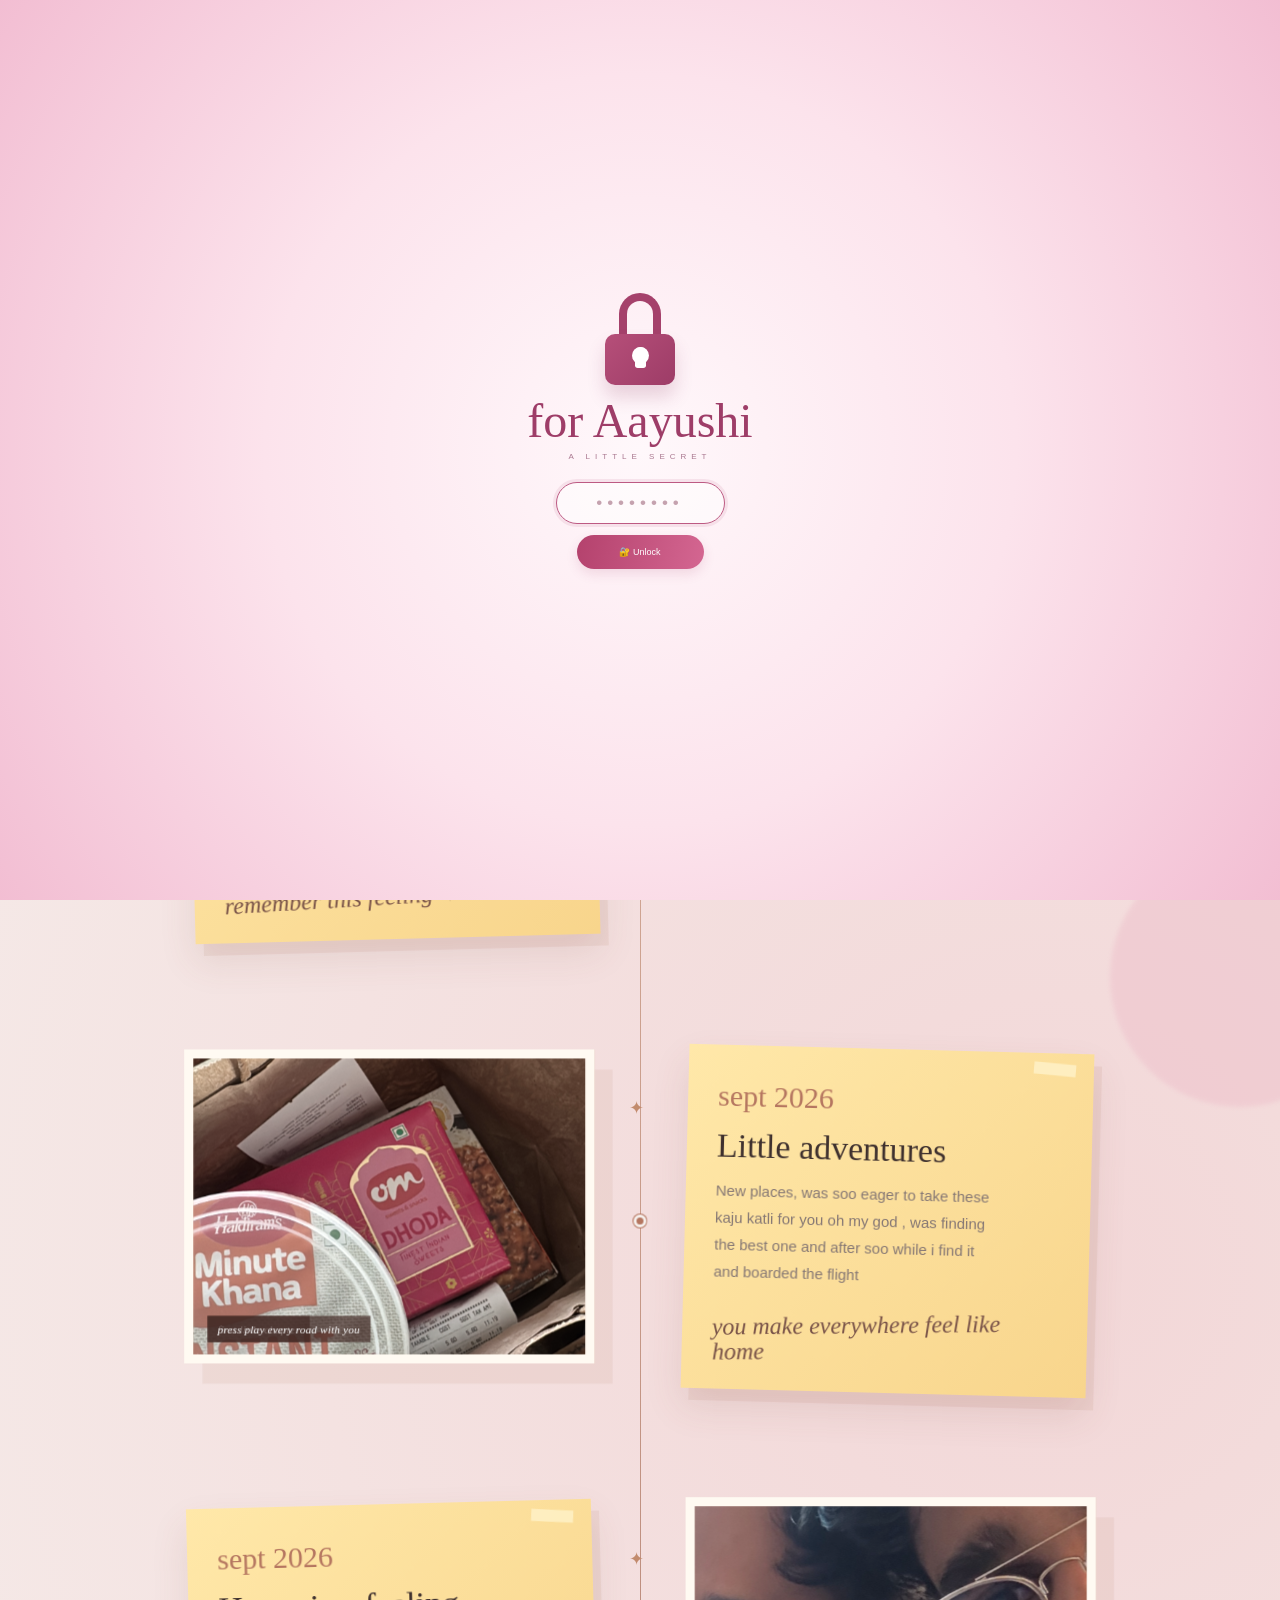
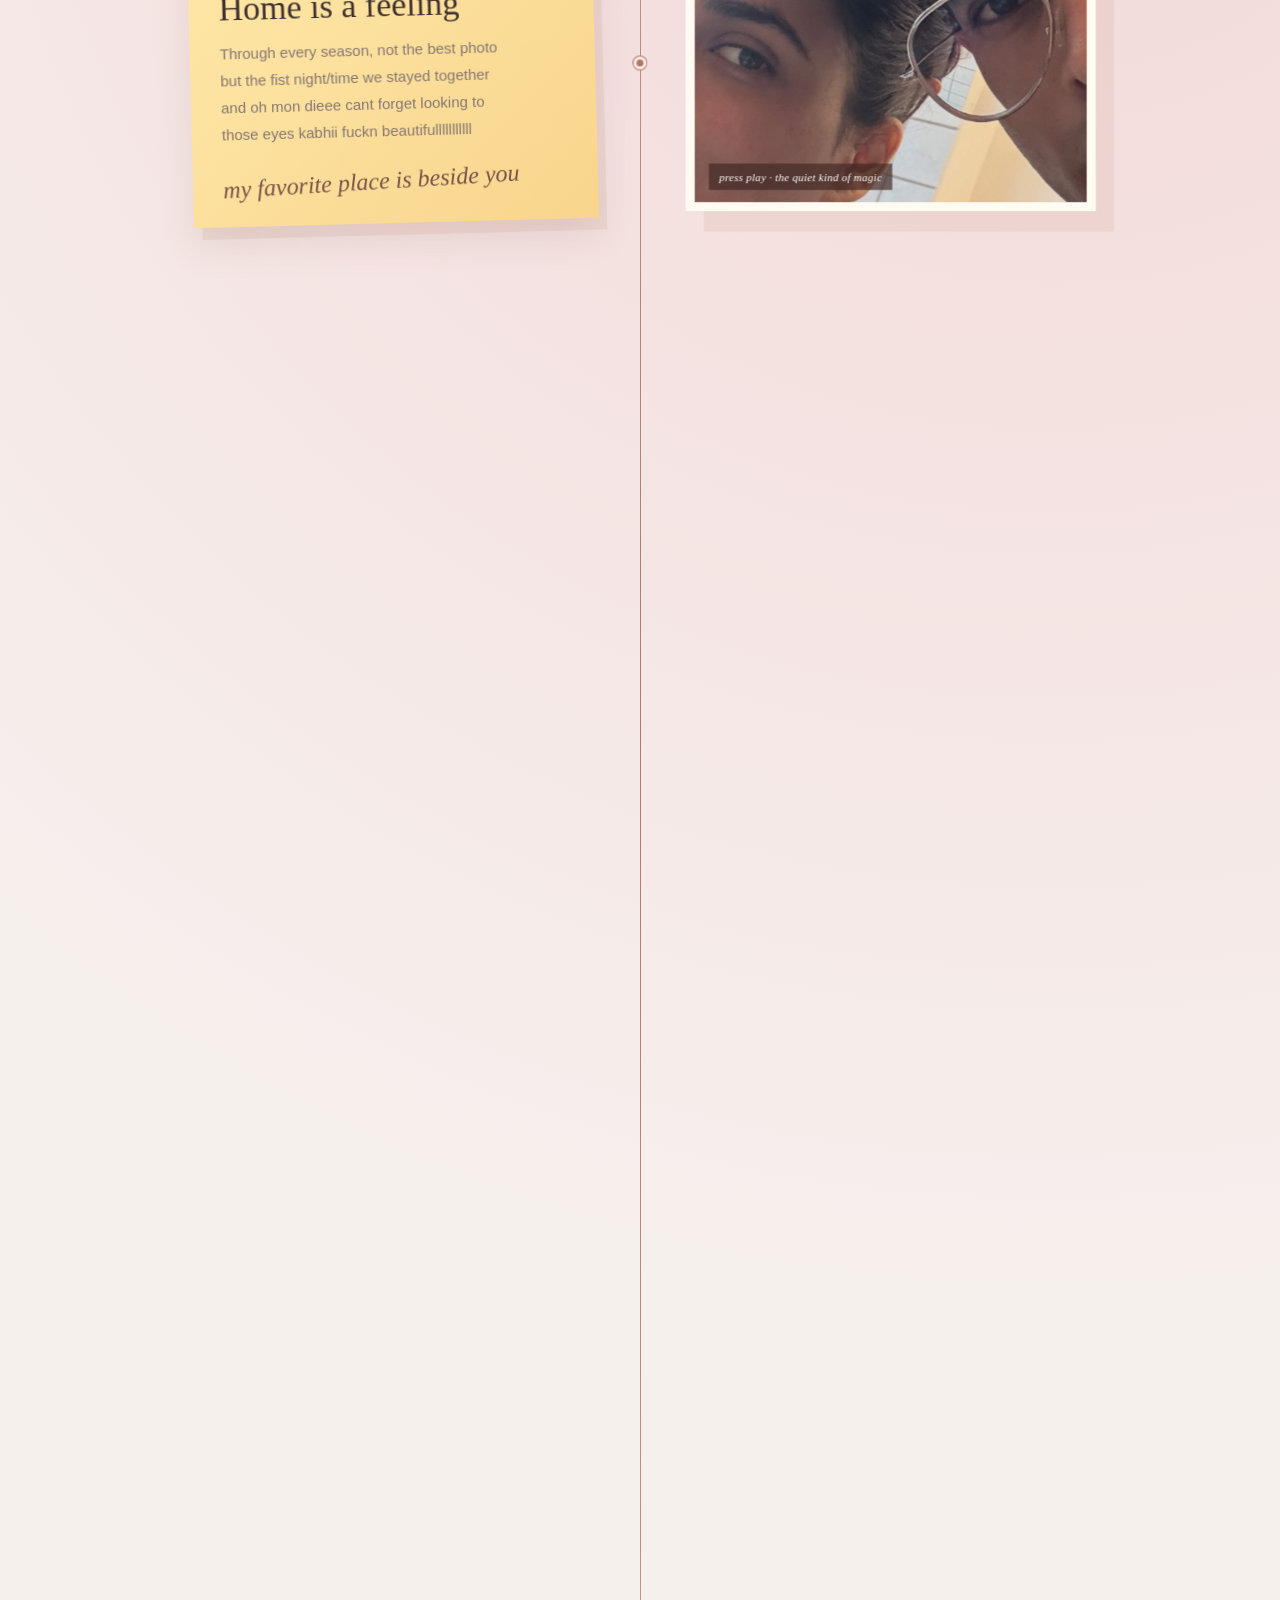
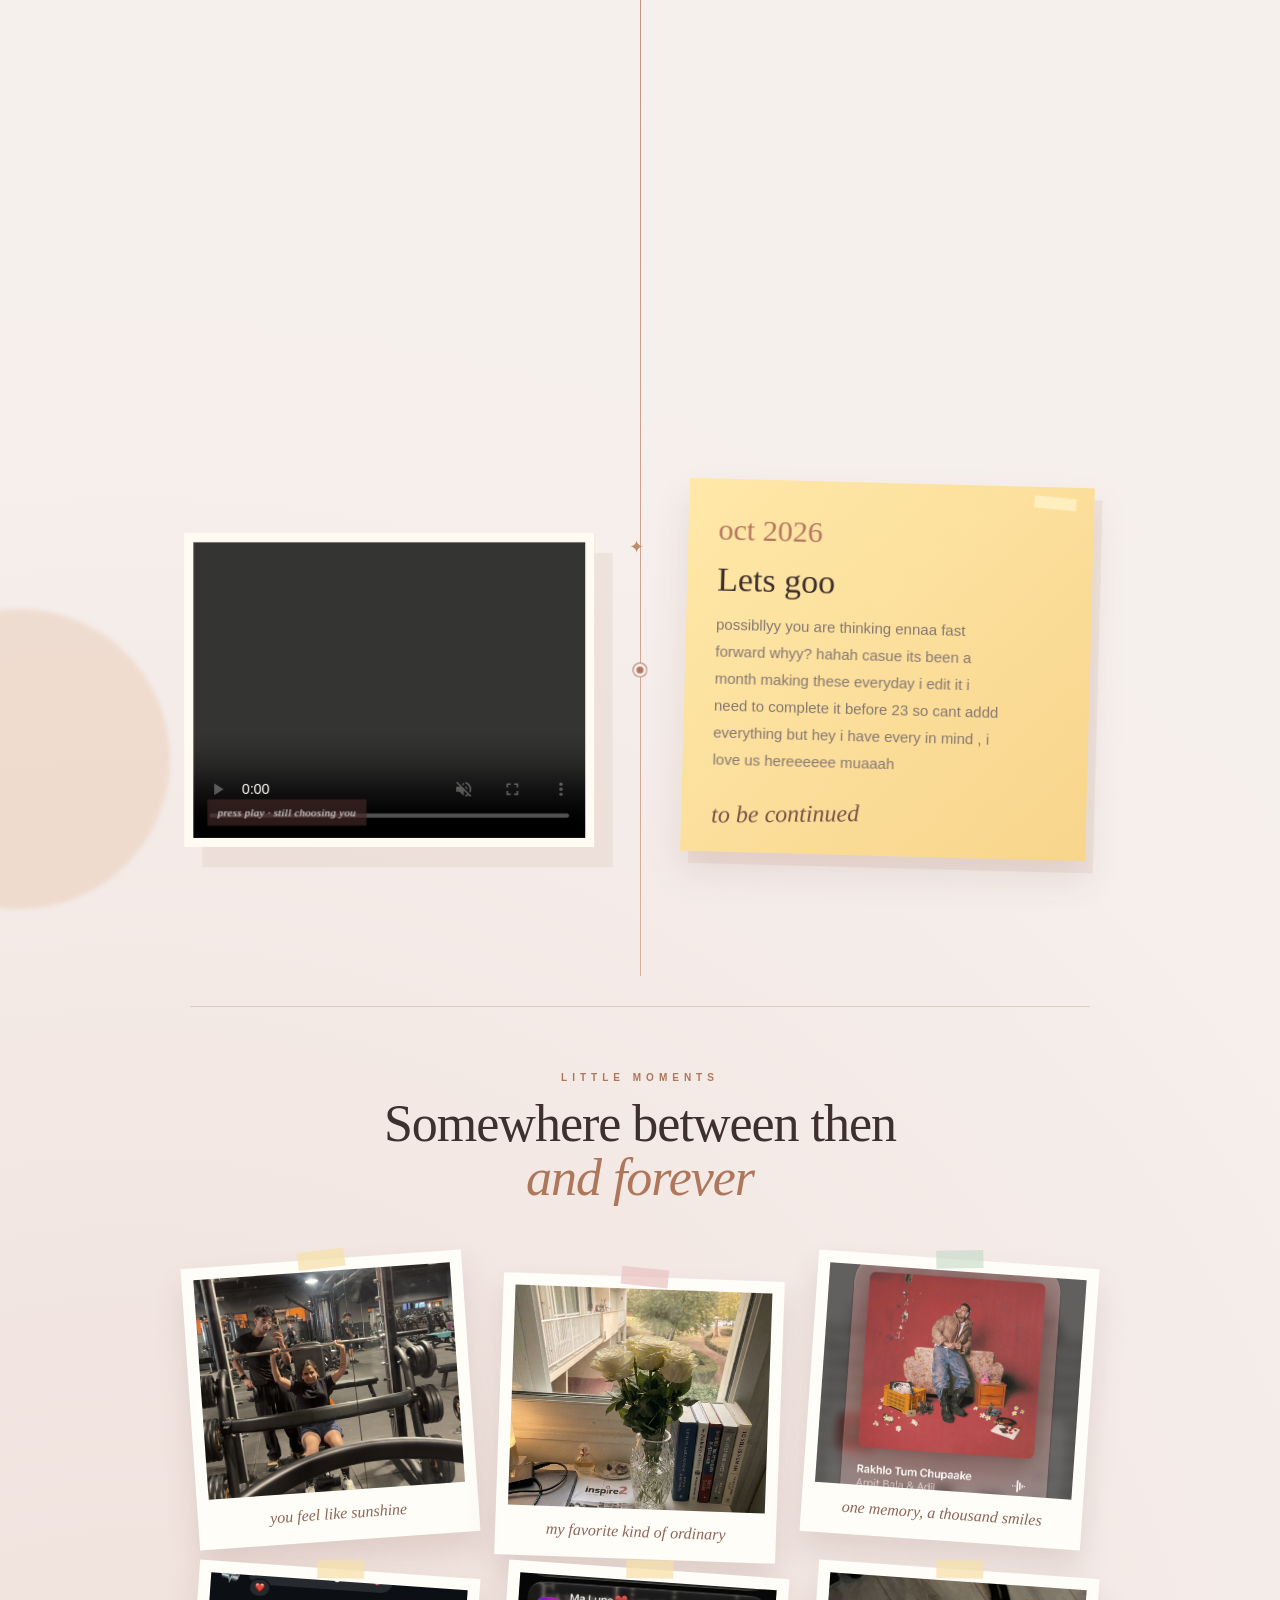
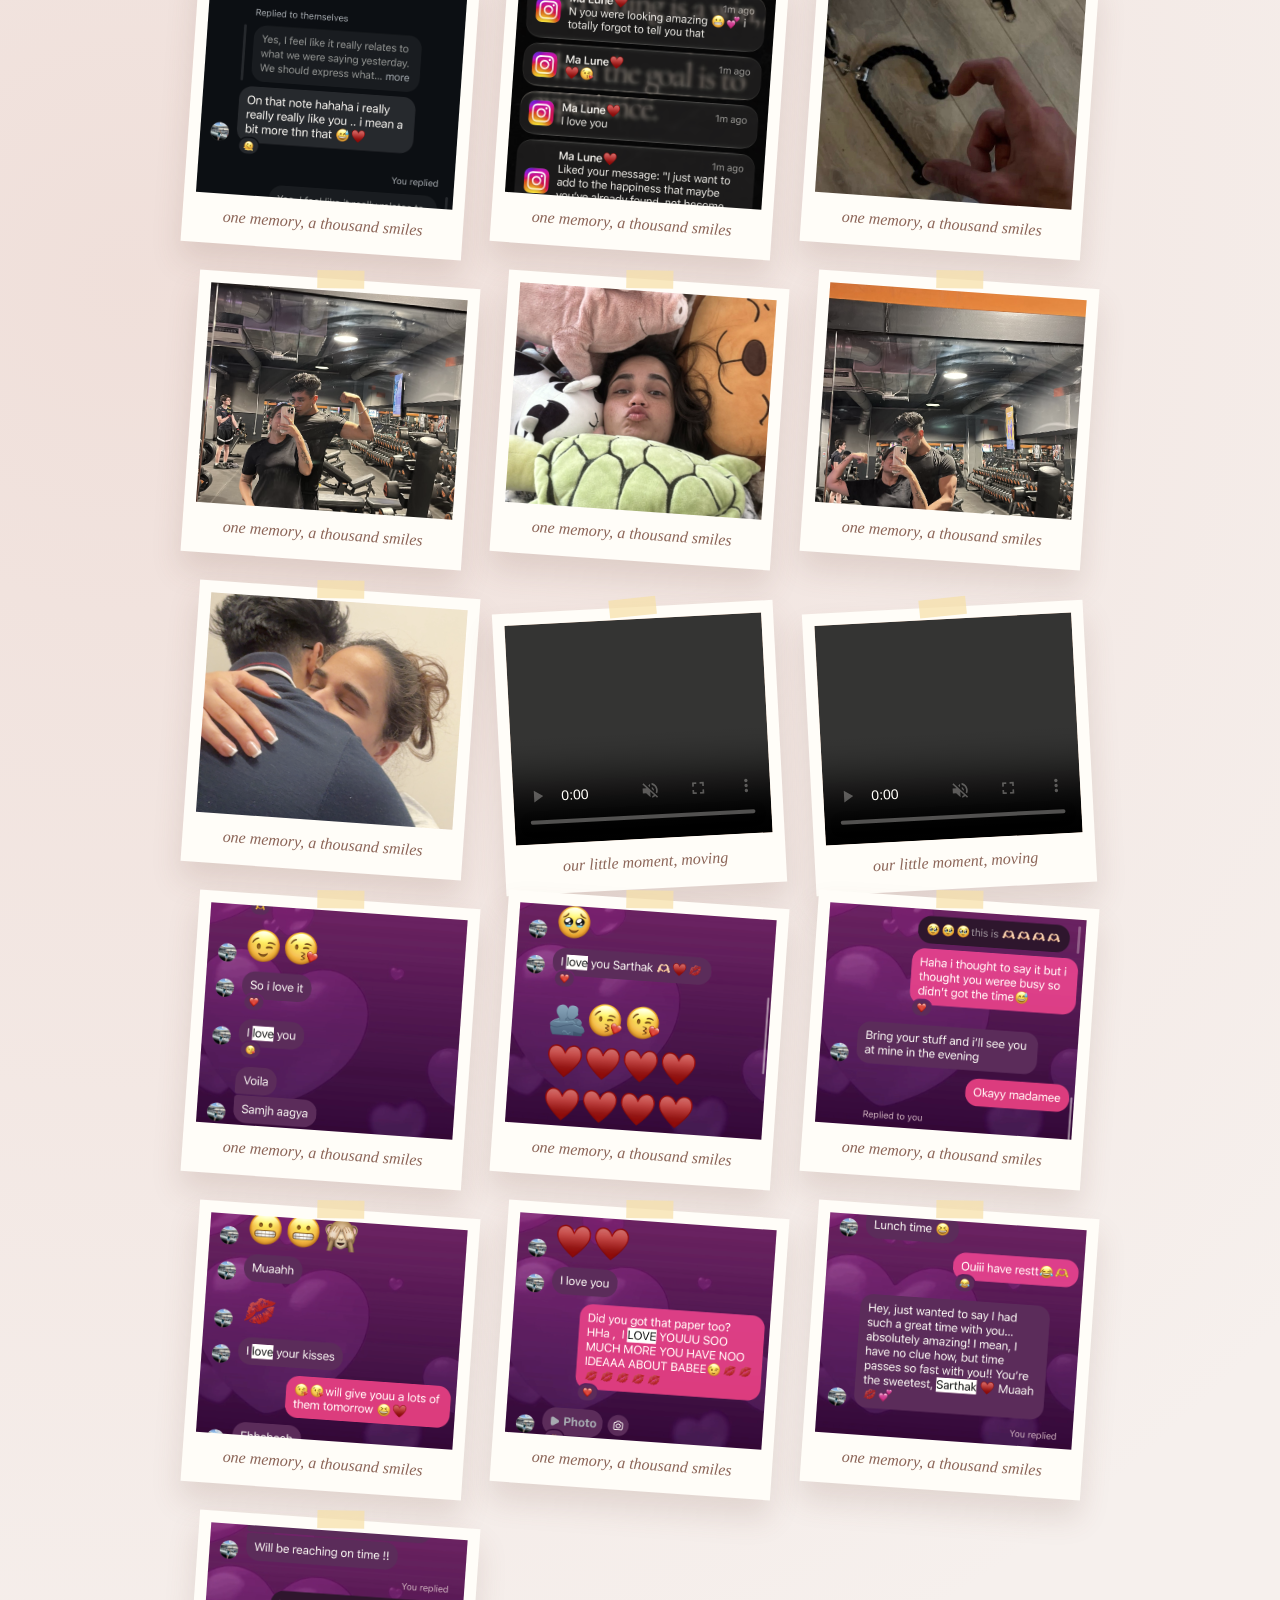
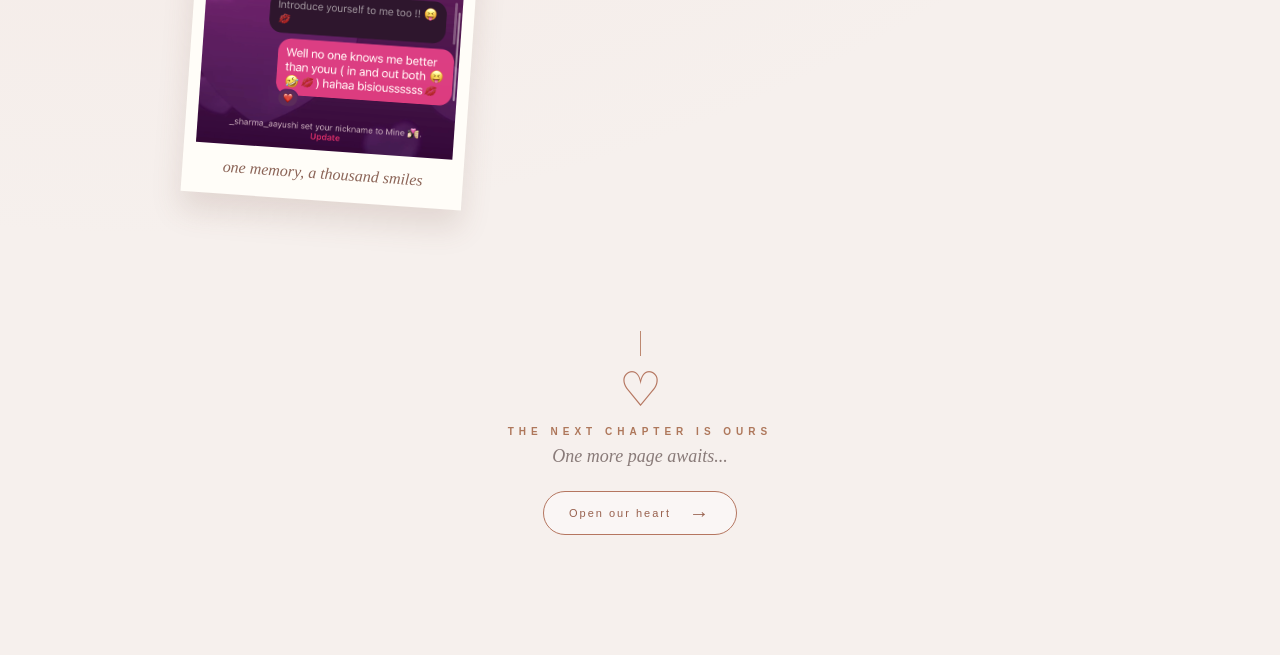
<file: index.html>
<!DOCTYPE HTML>
<html xmlns="http://www.w3.org/1999/xhtml" xml:lang="en" lang="en">

<head>
    <title>Our Story</title>
    <meta http-equiv="content-type" content="text/html; charset=UTF-8">
    <meta name="viewport" content="width=device-width, initial-scale=1.0">
    <style type="text/css">
        @font-face {
            font-family: digit;
            src: url('digital-7_mono.ttf') format("truetype");
        }
    </style>
    <link href="css/default.css?v=font-update" type="text/css" rel="stylesheet">
</head>

<body class="passcode-locked">
    <section id="passcodeGate" class="passcode-gate" aria-label="Passcode required">
        <div class="passcode-card">
            <div class="lock-icon" aria-hidden="true">
                <span class="lock-shackle"></span>
                <span class="lock-body"><span class="lock-keyhole"></span></span>
            </div>
            <h1>for Aayushi</h1>
            <p>A LITTLE SECRET</p>
            <form id="passcodeForm">
                <label class="sr-only" for="passcode">Enter passcode</label>
                <input id="passcode" name="passcode" type="password" inputmode="numeric"
                    autocomplete="off" maxlength="8" pattern="[0-9]{8}" placeholder="••••••••"
                    aria-describedby="passcodeMessage" required>
                <button type="submit">🔐 Unlock</button>
                <span id="passcodeMessage" class="passcode-message" role="status" aria-live="polite"></span>
            </form>
        </div>
    </section>

    <audio id="loveSong" preload="auto">
        <source src="Rakhlo%20Tum%20Chupaake%20Arpit%20Bala%20%28pagalall.com%29.mp3" type="audio/mpeg">
    </audio>
    <button id="musicToggle" class="music-toggle" type="button" aria-label="Play love song" aria-pressed="false">
        <span aria-hidden="true">♫</span><span id="musicLabel">Our song</span>
    </button>

    <main id="loveGallery" class="love-gallery">
        <div class="gallery-orb gallery-orb-one"></div>
        <div class="gallery-orb gallery-orb-two"></div>
        <header class="gallery-hero">
            <p class="eyebrow">OUR LITTLE STORY</p>
            <h2>A timeline of <em>us maybe???</em></h2>
            <p class="gallery-intro">Every chapter brought me closer to you that we are still writing.</p>
            <div class="hero-note"><span class="note-pin"></span><span>notes from a heart that keeps choosing you</span></div>
            <span class="scroll-hint">SCROLL TO REMEMBER <span>↓</span></span>
        </header>

        <section class="timeline" aria-label="Our love story timeline">
            <div class="timeline-line"></div>
            <article class="timeline-item timeline-left tilt-card">
                <div class="timeline-copy">
                    <span class="timeline-year">aug-sept 2026</span>
                    <h3>Where it all began</h3>
                    <p>A single hello became a thousand little reasons to smile. The first page of my favorite story,
                        i never imagined i would be packing my bags for someone haha it was such a unsurity but i have zero regrets that these bags didnt went to sydney , something in paris were calling them strongly!
                                </p>
                    <span class="memory-note">remember this feeling &#10022;</span>
                </div>
                <div class="timeline-photo photo-beginning">
                    <img class="timeline-still" src="8E01EB7A-9BCB-427B-81E0-1066E09BDC7D.JPG"
                        alt="A warm beginning">
                    <span class="video-caption"> first little chapter</span>
                </div>
            </article>
            <article class="timeline-item timeline-right tilt-card">
                <div class="timeline-photo photo-adventure">
                     <img class="timeline-still" src="BD991EA2-AE2D-46DC-A609-E0A768EF046C.JPG"
                        alt="A warm beginning">
                    <span class="video-caption"> first little chapter</span>
                    <span class="video-caption">press play every road with you</span>
                </div>
                <div class="timeline-copy">
                    <span class="timeline-year">sept 2026</span>
                    <h3>Little adventures</h3>
                    <p>New places, was soo eager to take these kaju katli for you oh my god , was finding the best one and after soo while i find it and boarded the flight</p>
                    <span class="memory-note">you make everywhere feel like home</span>
                </div>
            </article>
            <article class="timeline-item timeline-left tilt-card">
                <div class="timeline-copy">
                    <span class="timeline-year">sept 2026</span>
                    <h3>Home is a feeling</h3>
                    <p>Through every season, not the best photo but the fist night/time we stayed together and oh mon dieee cant forget looking to those eyes kabhii fuckn beautifulllllllllll</p>
                    <span class="memory-note">my favorite place is beside you</span>
                </div>
                <div class="timeline-photo photo-home">


                     <img class="timeline-still" src="IMG_6097.jpg"
                        alt="A warm beginning">

                    <span class="video-caption">press play · the quiet kind of magic</span>
                </div>
            </article>
            <article class="timeline-item timeline-right tilt-card">
                <div class="timeline-photo photo-forever">
                    <video controls muted autoplay loop playsinline preload="auto" aria-label="A promise for forever">
                        <source src="AF0E058D-2667-40BE-8BA8-3BD42ED8B805.MP4" type="video/mp4">
                    </video>
                    <span class="video-caption">press play · still choosing you</span>
                </div>
                <div class="timeline-copy">
                    <span class="timeline-year"> sept 2026</span>
                    <h3>Still was in delima </h3>
                    <p>And the best part? yes i was looking to it for hours thinking fuck maybe sometimes home isnt just a place to live in </p>
                    <span class="memory-note">to be continued</span>
                </div>
            </article>
            <article class="timeline-item timeline-right tilt-card">
                <div class="timeline-photo photo-adventure">
                     <img class="timeline-still" src="IMG_6275.JPG"
                        alt="A warm beginning">
                    <span class="video-caption"> the text story </span>
                    <span class="video-caption">.</span>
                </div>
                <div class="timeline-copy">
                    <span class="timeline-year">sept 2026</span>
                    <h3>oh thiss storyy</h3>
                    <p>oh bae you say i aint romantic ?? i wrote it from all my heartt yaar , and you have no idea how happy i was when i saw it on your fridge i was like fk woaah she is more romantic than me hahahahaha</p>
                    <span class="memory-note">you make everywhere feel like home</span>
                </div>



            </article>
             <article class="timeline-item timeline-right tilt-card">
                <div class="timeline-photo photo-adventure">
                     <img class="timeline-still" src="IMG_6118.PNG"
                        alt="A warm beginning">
                    <span class="video-caption"> this day  </span>
                    <span class="video-caption">.</span>
                </div>
                <div class="timeline-copy">
                    <span class="timeline-year">oct 2026</span>
                    <h3>oh thiss day</h3>
                    <p>your codee , my god the day you gave me your house codes ahahhaa i was on next never been so much happier yes i noticie eveything hhahaah </p>
                    <span class="memory-note">made mefeel like home</span>
                </div>



            </article>
            <article class="timeline-item timeline-right tilt-card">
                <div class="timeline-photo photo-forever">

                    <video controls muted autoplay loop playsinline preload="auto" aria-label="A promise for forever">
                        <source src="8A3D5755-9357-4AD2-A107-566B5D6D3214.MP4" type="video/mp4">
                    </video>
                    <span class="video-caption">press play · still choosing you</span>
                </div>
                <div class="timeline-copy">
                    <span class="timeline-year"> oct 2026</span>
                    <h3>nazar na lage </h3>
                    <p> haye we look soo cute here prob my first vid with you cant look more to it , enni dhek li hahahaha </p>
                    <span class="memory-note">to be continued</span>
                </div>
            </article>
             <article class="timeline-item timeline-right tilt-card">
                <div class="timeline-photo photo-forever">

                    <video controls muted autoplay loop playsinline preload="auto" aria-label="A promise for forever">
                        <source src="90D256C4-B17E-4676-8C08-E22A49765399.MP4" type="video/mp4">
                    </video>
                    <span class="video-caption">press play · still choosing you</span>
                </div>
                <div class="timeline-copy">
                    <span class="timeline-year"> oct 2026</span>
                    <h3>Lets goo</h3>
                    <p> possibllyy you are thinking ennaa fast forward whyy? hahah casue its been a month making these everyday i edit it i need to complete it before 23 so cant addd everything but hey i have every in mind , i love us hereeeeee muaaah</p>
                    <span class="memory-note">to be continued</span>
                </div>
            </article>
        </section>



        <section class="memory-gallery" aria-label="Little moments of us">
            <div class="memory-gallery-heading">
                <p class="eyebrow">LITTLE MOMENTS</p>
                <h3>Somewhere between then<br><em>and forever</em></h3>
            </div>
            <div class="memory-gallery-grid">
                <figure class="memory-polaroid memory-polaroid-one tilt-card">
                    <img class="memory-image memory-image-one" src="IMG_6439.JPG"
                        alt="A tender moment">
                    <figcaption>you feel like sunshine</figcaption>
                </figure>
                <figure class="memory-polaroid memory-polaroid-two tilt-card">
                    <img class="memory-image memory-image-two" src="IMG_6579.jpg"
                        alt="A quiet evening together">
                    <figcaption>my favorite kind of ordinary</figcaption>
                </figure>
                <figure class="memory-polaroid memory-polaroid-three tilt-card">
                    <img class="memory-image memory-image-three" src="IMG_6312.jpg"
                        alt="A beautiful memory">
                    <figcaption>one memory, a thousand smiles</figcaption>
                </figure>
                <figure class="memory-polaroid memory-polaroid-three tilt-card">
                    <img class="memory-image memory-image-three" src="IMG_6095.PNG"
                        alt="A beautiful memory">
                    <figcaption>one memory, a thousand smiles</figcaption>
                </figure>
                <figure class="memory-polaroid memory-polaroid-three tilt-card">
                    <img class="memory-image memory-image-three" src="IMG_6396.PNG"
                        alt="A beautiful memory">
                    <figcaption>one memory, a thousand smiles</figcaption>
                </figure>
                <figure class="memory-polaroid memory-polaroid-three tilt-card">
                    <img class="memory-image memory-image-three" src="IMG_6100.jpg"
                        alt="A beautiful memory">
                    <figcaption>one memory, a thousand smiles</figcaption>
                </figure>
                <figure class="memory-polaroid memory-polaroid-three tilt-card">
                    <img class="memory-image memory-image-three" src="D5F8EB71-2DFB-42DC-BF1E-71857C6F6DF0.JPG"
                        alt="A beautiful memory">
                    <figcaption>one memory, a thousand smiles</figcaption>
                </figure>

                <figure class="memory-polaroid memory-polaroid-three tilt-card">
                    <img class="memory-image memory-image-three" src="2B512083-8B01-4D6B-87AD-04CEEF7BF6E6.JPG"
                        alt="A beautiful memory">
                    <figcaption>one memory, a thousand smiles</figcaption>
                </figure>
                <figure class="memory-polaroid memory-polaroid-three tilt-card">
                    <img class="memory-image memory-image-three" src="46802559-5955-4C56-B720-04792FBCC0B0.JPG"
                        alt="A beautiful memory">
                    <figcaption>one memory, a thousand smiles</figcaption>
                </figure>
                <figure class="memory-polaroid memory-polaroid-three tilt-card">
                    <img class="memory-image memory-image-three" src="IMG_6282.JPG"
                        alt="A beautiful memory">
                    <figcaption>one memory, a thousand smiles</figcaption>
                </figure>
                <figure class="memory-polaroid memory-polaroid-four tilt-card">
                    <video class="memory-image memory-video-four" src="1F7511A9-424A-4182-A0B4-BD4433FA0A67.MP4"
                        controls muted loop playsinline preload="metadata"
                        aria-label="A special memory video"></video>
                    <figcaption>our little moment, moving</figcaption>
                </figure>
                <figure class="memory-polaroid memory-polaroid-four tilt-card">
                    <video class="memory-image memory-video-four" src="504ED44F-26C5-4619-8841-FF43A132EF8F.MP4"
                        controls muted loop playsinline preload="metadata"
                        aria-label="A special memory video"></video>
                    <figcaption>our little moment, moving</figcaption>
                </figure>

                <figure class="memory-polaroid memory-polaroid-three tilt-card">
                    <img class="memory-image memory-image-three" src="IMG_6618.PNG"
                        alt="A beautiful memory">
                    <figcaption>one memory, a thousand smiles</figcaption>
                </figure>

                <figure class="memory-polaroid memory-polaroid-three tilt-card">
                    <img class="memory-image memory-image-three" src="IMG_6619.PNG"
                        alt="A beautiful memory">
                    <figcaption>one memory, a thousand smiles</figcaption>
                </figure>
                <figure class="memory-polaroid memory-polaroid-three tilt-card">
                    <img class="memory-image memory-image-three" src="IMG_6623.PNG"
                        alt="A beautiful memory">
                    <figcaption>one memory, a thousand smiles</figcaption>
                </figure>
                <figure class="memory-polaroid memory-polaroid-three tilt-card">
                    <img class="memory-image memory-image-three" src="IMG_6620.PNG"
                        alt="A beautiful memory">
                    <figcaption>one memory, a thousand smiles</figcaption>
                </figure>
                <figure class="memory-polaroid memory-polaroid-three tilt-card">
                    <img class="memory-image memory-image-three" src="IMG_6621.PNG"
                        alt="A beautiful memory">
                    <figcaption>one memory, a thousand smiles</figcaption>
                </figure>
                <figure class="memory-polaroid memory-polaroid-three tilt-card">
                    <img class="memory-image memory-image-three" src="IMG_6622.PNG"
                        alt="A beautiful memory">
                    <figcaption>one memory, a thousand smiles</figcaption>
                </figure>

                <figure class="memory-polaroid memory-polaroid-three tilt-card">
                    <img class="memory-image memory-image-three" src="IMG_6236.PNG"
                        alt="A beautiful memory">
                    <figcaption>one memory, a thousand smiles</figcaption>
                </figure>

            </div>
        </section>

        <div class="gallery-finale">
            <span class="finale-heart">♡</span>
            <p class="finale-kicker">THE NEXT CHAPTER IS OURS</p>
            <p>One more page awaits...</p>
            <a class="heart-page-button" href="heart.html">Open our heart <span>→</span></a>
        </div>
    </main>

    <div id="heartPage">
        <div id="content">
            <div id="code" class="love-letter-code">
                <span class="letter-kicker">A little note from my heart</span><br />
                <span class="letter-line">Aayushi,</span><br />
                <span class="letter-line">you are the softest part of my every day.</span><br />
                <span class="letter-line">In your smile, I found my favorite place</span><br />
                <span class="letter-line">in your presence, I found home.</span><br />
                <span class="letter-line">So yes, I have fallen for you—</span><br />
                <span class="letter-line">not just once, but a little more</span><br />
                <span class="letter-line">with every sunrise, every laugh,</span><br />
                <span class="letter-line">and every quiet moment we share.</span><br />
                <span class="letter-ending">If life is a story, you are my favorite chapter. and always will</span>
            </div>
            <div id="loveHeart">
                <canvas id="garden"></canvas>
                <div id="words">
                    <div id="messages">
                        Aayushi, So yes I have fallen for you and its been this much time it run forever cause no matter what none can replace your place in me !
                        <div id="elapseClock"></div>
                    </div>
                    <div id="loveu">
                        <div class="signature">by sarthak</div>
                    </div>
                </div>
            </div>
        </div>
    </div>
    <script type="text/javascript" src="js/music-sync.js"></script>
    <script type="text/javascript" src="js/passcode.js"></script>
</body>

</html>
</file>
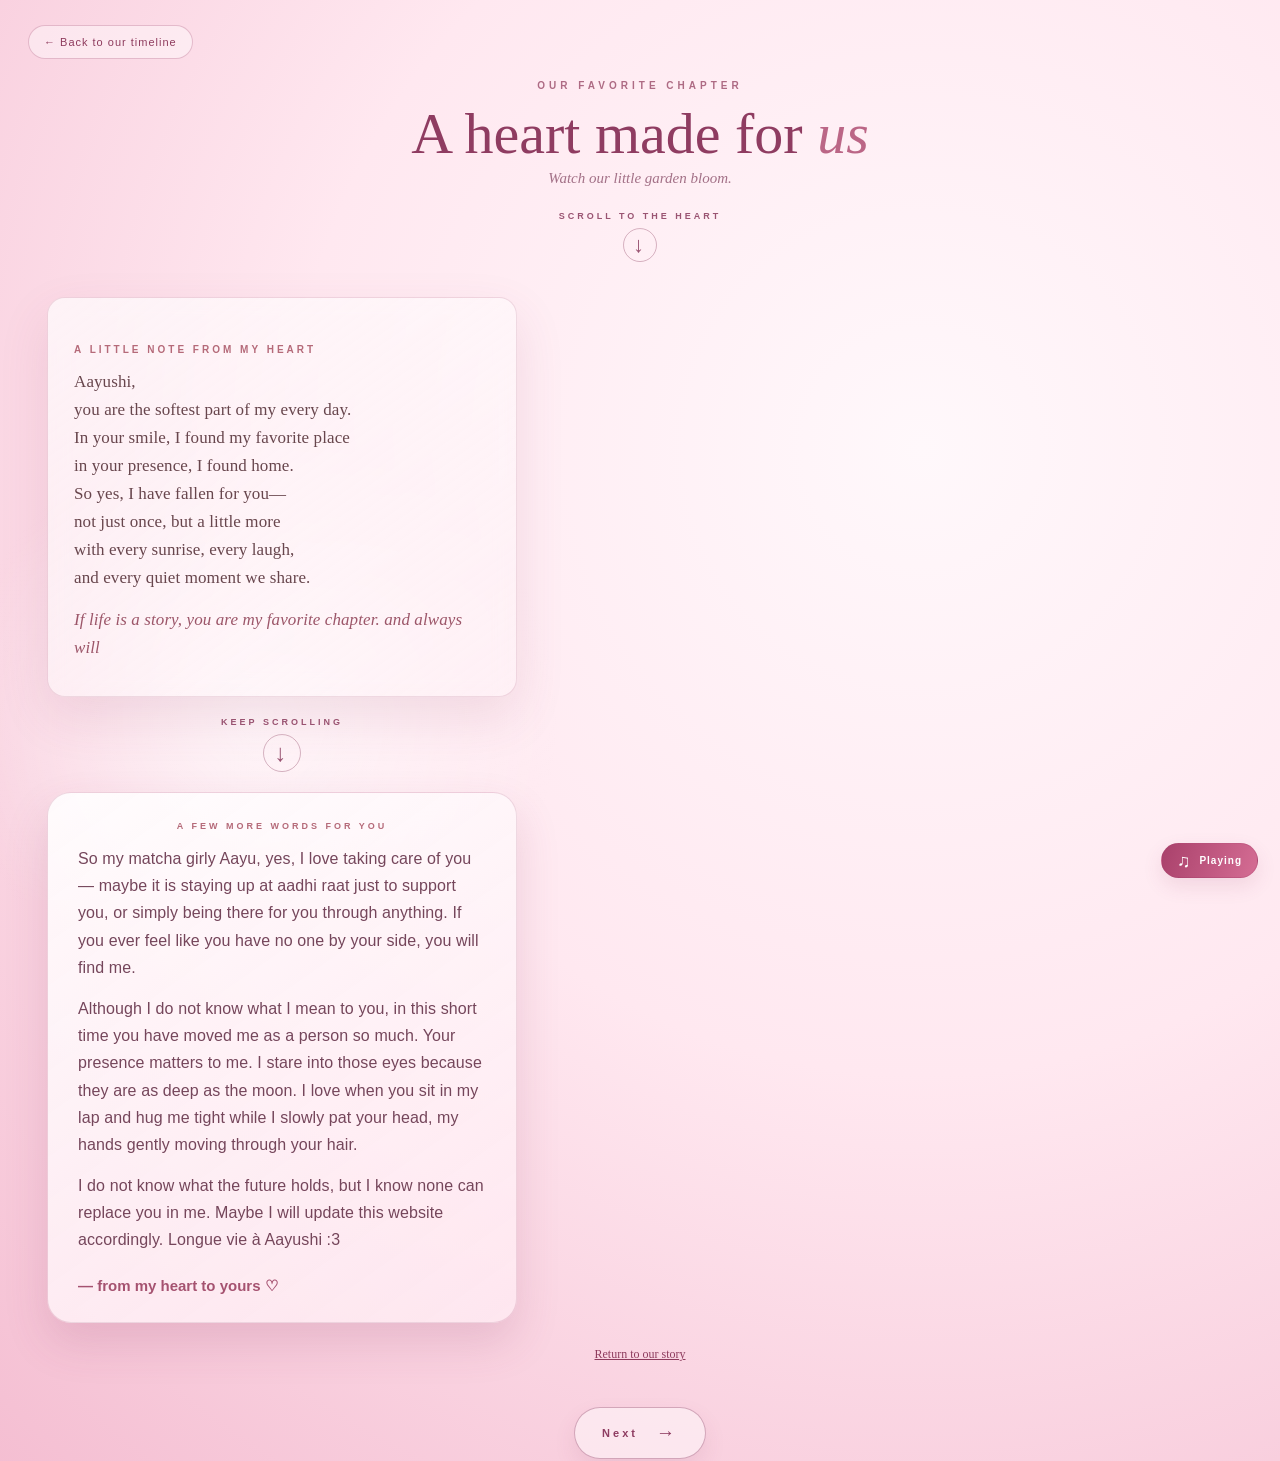
<file: heart.html>
<!DOCTYPE HTML>
<html lang="en">
<head>
    <meta charset="UTF-8">
    <meta name="viewport" content="width=device-width, initial-scale=1.0">
    <title>Our Heart | Our Love Story</title>
    <link href="css/default.css?v=font-update" type="text/css" rel="stylesheet">
    <script type="text/javascript" src="js/jquery.js"></script>
    <script type="text/javascript" src="js/garden.js"></script>
    <script type="text/javascript" src="js/functions.js"></script>
    <script type="text/javascript" src="js/music-sync.js"></script>
</head>
<body class="heart-page">
    <audio id="heartSong" autoplay loop preload="auto" playsinline>
        <source src="LIGHT%20IT%20UP.mp3" type="audio/mpeg">
    </audio>
    <button id="heartMusicToggle" class="heart-music-toggle" type="button" aria-pressed="false"
        aria-label="Play Light It Up">
        <span aria-hidden="true">♫</span><span id="heartMusicLabel">Play song</span>
    </button>
    <a class="back-to-gallery" href="index.html">← Back to our timeline</a>
    <header class="heart-heading">
        <span class="heart-eyebrow">OUR FAVORITE CHAPTER</span>
        <h1>A heart made for <em>us</em></h1>
        <p>Watch our little garden bloom.</p>
        <a class="heart-scroll-cue" href="#loveHeart">
            <span>SCROLL TO THE HEART</span>
            <strong aria-hidden="true">↓</strong>
        </a>
    </header>
    <div id="mainDiv">
        <div id="content">
            <div class="heart-copy-column">
              <div id="code" class="love-letter-code">
                <span class="letter-kicker">A little note from my heart</span><br>
                <span class="letter-line">Aayushi,</span><br>
                <span class="letter-line">you are the softest part of my every day.</span><br>
                <span class="letter-line">In your smile, I found my favorite place</span><br>
                <span class="letter-line">in your presence, I found home.</span><br>
                <span class="letter-line">So yes, I have fallen for you—</span><br>
                <span class="letter-line">not just once, but a little more</span><br>
                <span class="letter-line">with every sunrise, every laugh,</span><br>
                <span class="letter-line">and every quiet moment we share.</span><br>
                <span class="letter-ending">If life is a story, you are my favorite chapter. and always will</span>
              </div>
              <a class="heart-next-cue" href="#loveHeart" aria-label="Scroll down to our heart">
                <span>KEEP SCROLLING</span>
                <strong aria-hidden="true">↓</strong>
              </a>
              <section class="heart-writing-card" aria-label="A space for your message">
                <span class="writing-kicker">A few more words for you</span>
                <p class="writing-line">So my matcha girly Aayu, yes, I love taking care of you — maybe it is staying up at aadhi raat just to support you, or simply being there for you through anything. If you ever feel like you have no one by your side, you will find me.</p>
                <p class="writing-line">Although I do not know what I mean to you, in this short time you have moved me as a person so much. Your presence matters to me. I stare into those eyes because they are as deep as the moon. I love when you sit in my lap and hug me tight while I slowly pat your head, my hands gently moving through your hair.</p>
                <p class="writing-line">I do not know what the future holds, but I know none can replace you in me. Maybe I will update this website accordingly. Longue vie à Aayushi :3</p>
                <p class="writing-signature">— from my heart to yours ♡</p>
              </section>
            </div>
            <div id="loveHeart">
                <canvas id="garden"></canvas>
                <div id="words">
                    <div id="messages">
                        Aayushi, So yes I have fallen for you and its been this much time it run forever cause no matter what none can replace your place in me !
                        <div id="elapseClock"></div>
                    </div>
                    <div id="loveu">
                        <div class="signature">by sarthak</div>
                    </div>
                </div>
            </div>
        </div>
        <div id="copyright">
            <a href="index.html">Return to our story</a>
        </div>
    </div>
    <div class="next-step">
        <button id="nextButton" class="next-button" type="button">Next <span>→</span></button>
    </div>
    <div id="feedbackModal" class="feedback-modal" role="dialog" aria-modal="true"
        aria-labelledby="feedbackTitle" aria-describedby="feedbackText" hidden>
        <div class="feedback-card">
            <button id="feedbackClose" class="feedback-close" type="button" aria-label="Close">×</button>
            <span class="feedback-sparkle">✦</span>
            <h2 id="feedbackTitle">Did you like it, Aayushi?</h2>
            <p id="feedbackText">This little universe was made just for you.</p>
            <div id="feedbackActions" class="feedback-actions">
                <button class="feedback-choice" type="button" data-answer="yes">Yes, I loved it</button>
                <button class="feedback-choice feedback-choice-soft" type="button" data-answer="no">No</button>
            </div>
            <div id="feelingForm" class="feeling-form" hidden>
                <a class="feedback-submit" href="https://www.instagram.com/sarthak7633/" target="_blank"
                    rel="noopener noreferrer">Text me on Insta what you felt ♡</a>
            </div>
            <p id="feedbackResult" class="feedback-result" role="status" aria-live="polite"></p>
        </div>
    </div>
    <script type="text/javascript">
        var offsetX;
        var offsetY;
        var together = new Date();
        together.setFullYear(2026, 7, 14);
        together.setHours(0, 0, 0, 0);

        if (!document.createElement("canvas").getContext) {
            var msg = document.createElement("div");
            msg.id = "errorMsg";
            msg.innerHTML = "Your browser does not support HTML5 canvas.";
            document.body.appendChild(msg);
            $("#code").css("display", "none");
        } else {
            function centerHeart() {
                offsetX = $("#garden").width() / 2;
                offsetY = $("#garden").height() / 2;
            }
            getHeartPoint = function (angle) {
                var radians = angle / Math.PI;
                var isMobile = gardenCanvas.width < 600;
                var size = isMobile ? 0.88 : 1.1;
                var heightSize = isMobile ? 0.82 : 1;
                var scale = Math.min(size, gardenCanvas.width / 670 * size, gardenCanvas.height / 625 * heightSize);
                var x = scale * 19.5 * (16 * Math.pow(Math.sin(radians), 3));
                var y = scale * -20 * (13 * Math.cos(radians) - 5 * Math.cos(2 * radians) -
                    2 * Math.cos(3 * radians) - Math.cos(4 * radians));
                return [offsetX + x, offsetY + y];
            };
            centerHeart();
            setTimeout(startHeartAnimation, 1500);
            timeElapse(together);
            setInterval(function () { timeElapse(together); }, 500);
            adjustCodePosition();
            $(window).resize(centerHeart);
        }

        (function () {
            var song = document.getElementById("heartSong");
            var toggle = document.getElementById("heartMusicToggle");
            var label = document.getElementById("heartMusicLabel");
            if (!song || !toggle || !label) {
                return;
            }
            function updateMusicState(isPlaying) {
                toggle.classList.toggle("heart-music-playing", isPlaying);
                toggle.setAttribute("aria-pressed", String(isPlaying));
                toggle.setAttribute("aria-label", isPlaying ? "Pause Light It Up" : "Play Light It Up");
                label.textContent = isPlaying ? (song.muted ? "Tap for sound" : "Playing") : "Play song";
            }
            function tryToPlay() {
                window.LoveMusicSync.claim("heart");
                song.play().then(function () {
                    updateMusicState(true);
                }).catch(function () {
                    song.muted = true;
                    song.play().then(function () {
                        updateMusicState(true);
                    }).catch(function () {
                        window.LoveMusicSync.release("heart");
                        updateMusicState(false);
                    });
                });
            }
            function enableSound() {
                if (song.paused) {
                    tryToPlay();
                    return;
                }
                song.muted = false;
                updateMusicState(true);
            }
            song.addEventListener("play", function () {
                window.LoveMusicSync.claim("heart");
                updateMusicState(true);
            });
            song.addEventListener("pause", function () {
                window.LoveMusicSync.release("heart");
                updateMusicState(false);
            });
            toggle.addEventListener("click", function () {
                if (song.paused) {
                    song.muted = false;
                    tryToPlay();
                } else {
                    song.pause();
                }
            });
            ["pointerdown", "keydown", "touchstart"].forEach(function (eventName) {
                window.addEventListener(eventName, enableSound, { once: true, passive: true });
            });
            window.LoveMusicSync.watch("heart", song);
            window.addEventListener("pagehide", function () {
                song.pause();
                window.LoveMusicSync.release("heart");
            });
            tryToPlay();
        }());
    </script>
    <script type="text/javascript" src="js/heart-feedback.js?v=next-fix"></script>
</body>
</html>
</file>
<file: css/default.css>
@charset "UTF-8";
body{margin:0;padding:0;background:#ffe;font-size:12px;overflow:auto}#heartPage{display:none}body.passcode-locked{overflow:hidden}.passcode-gate{position:fixed;z-index:1000;inset:0;display:flex;align-items:center;justify-content:center;background:radial-gradient(circle at center,#fff8fb 0,#fce3ec 48%,#e99aba 150%);color:#a03d68;opacity:1;transition:opacity .5s ease}.passcode-gate-hidden{opacity:0;pointer-events:none}.passcode-card{width:min(100% - 40px,390px);margin-top:-12px;text-align:center}.lock-icon{position:relative;width:76px;height:92px;margin:0 auto 12px}.lock-shackle{position:absolute;top:0;left:17px;width:42px;height:44px;border:8px solid #a5416b;border-bottom:0;border-radius:28px 28px 0 0;box-sizing:border-box}.lock-body{position:absolute;left:3px;bottom:0;width:70px;height:51px;border-radius:10px;background:linear-gradient(135deg,#b64f79,#9d3c67);box-shadow:0 12px 18px rgba(133,45,87,.18)}.lock-keyhole{position:absolute;top:13px;left:30px;width:11px;height:21px;border-radius:8px 8px 4px 4px;background:#fff}.lock-keyhole:before{content:"";position:absolute;top:0;left:-3px;width:17px;height:17px;border-radius:50%;background:#fff}.passcode-card h1{margin:0 0 7px;font-family:"Snell Roundhand","Apple Chancery","Brush Script MT",cursive;font-size:48px;font-weight:400;line-height:1;color:#9e3d68}.passcode-card p{margin:0 0 21px;letter-spacing:5px;font-family:Arial,sans-serif;font-size:8px;color:#aa7890}.passcode-card form{display:flex;flex-direction:column;align-items:center}.passcode-card input{width:169px;height:42px;padding:0 14px;border:1px solid #edabc4;border-radius:24px;outline:0;background:rgba(255,255,255,.55);box-sizing:border-box;text-align:center;font-size:17px;letter-spacing:4px;color:#9e3d68}.passcode-card input::placeholder{color:#c5a2af;letter-spacing:5px}.passcode-card input:focus{border-color:#bd5a83;box-shadow:0 0 0 3px rgba(189,90,131,.12)}.passcode-card input.passcode-error{animation:passcode-shake .3s ease;border-color:#bd4a73}.passcode-card button{margin-top:11px;width:127px;height:34px;border:0;border-radius:20px;background:linear-gradient(100deg,#b4426d,#d46691);box-shadow:0 5px 12px rgba(166,58,104,.14);color:#fff;font-size:9px;cursor:pointer}.passcode-card button:hover{filter:brightness(1.06)}.passcode-card button:active{transform:translateY(1px)}.passcode-message{min-height:18px;margin-top:8px;font:10px Arial,sans-serif;color:#a13f68}.sr-only{position:absolute;width:1px;height:1px;padding:0;margin:-1px;overflow:hidden;clip:rect(0,0,0,0);white-space:nowrap;border:0}@keyframes passcode-shake{0%,100%{transform:translateX(0)}25%{transform:translateX(-5px)}75%{transform:translateX(5px)}}#mainDiv{width:100%;height:100%}#loveHeart{float:left;width:670px;height:625px}#garden{width:100%;height:100%}#elapseClock{text-align:right;font-size:18px;margin-top:10px;margin-bottom:10px}#words{font-family:"sans-serif";width:500px;font-size:24px;color:#666}#messages{display:none}#elapseClock .digit{font-family:"digit";font-size:36px}#loveu{padding:5px;font-size:22px;margin-top:80px;margin-right:120px;text-align:right;display:none}#loveu .signature{margin-top:10px;font-size:20px;font-style:italic}#clickSound{display:none}#code{float:left;width:440px;height:400px;color:#333;font-family:"Consolas","Monaco","Bitstream Vera Sans Mono","Courier New","sans-serif";font-size:12px}#code .string{color:#2a36ff}#code .keyword{color:#7f0055;font-weight:bold}#code .placeholder{margin-left:15px}#code .space{margin-left:7px}#code .comments{color:#3f7f5f}#copyright{margin-top:10px;text-align:center;width:100%;color:#666}#errorMsg{width:100%;text-align:center;font-size:24px;position:absolute;top:100px;left:0}#copyright a{color:#666}

.love-gallery{position:relative;overflow:hidden;min-height:100vh;padding:110px 24px 120px;background:#f6f0ed;color:#39302f;isolation:isolate}.love-gallery:before{content:"";position:absolute;z-index:-1;inset:0;background:radial-gradient(circle at 82% 18%,rgba(237,177,183,.4),transparent 28%),radial-gradient(circle at 10% 72%,rgba(225,185,174,.3),transparent 30%)}.love-gallery:after{content:"";position:absolute;z-index:-1;inset:0;opacity:.24;pointer-events:none;background-image:radial-gradient(rgba(120,85,72,.18) .6px,transparent .6px);background-size:6px 6px;mask-image:linear-gradient(to bottom,transparent,#000 16%,#000 82%,transparent)}.gallery-orb{position:absolute;z-index:-1;border-radius:50%;filter:blur(2px);opacity:.45}.gallery-orb-one{top:12%;right:-90px;width:260px;height:260px;background:#edbdc9}.gallery-orb-two{top:54%;left:-130px;width:300px;height:300px;background:#e9c9b2}.gallery-hero{max-width:980px;margin:0 auto 100px;text-align:center}.eyebrow{margin:0 0 18px;color:#ae775b;font:600 10px Arial,sans-serif;letter-spacing:5px}.gallery-hero h2{margin:0;color:#332a29;font:400 clamp(48px,8vw,94px)/.92 Georgia,serif;letter-spacing:-4px}.gallery-hero h2 em{color:#ae775b;font-style:italic}.gallery-intro{max-width:400px;margin:25px auto 20px;color:#897b79;font:15px/1.7 Georgia,serif}.hero-note{display:inline-flex;position:relative;align-items:center;gap:10px;margin:0 auto 34px;padding:10px 18px 10px 15px;color:#9a6c5a;background:#f7e7c9;box-shadow:2px 5px 0 rgba(181,118,96,.12);font:italic 13px "Brush Script MT","Segoe Script",cursive;transform:rotate(-2deg)}.note-pin{width:7px;height:7px;border-radius:50%;background:#b57660;box-shadow:0 1px 3px rgba(80,40,30,.3)}.scroll-hint{display:block;color:#ae775b;font:10px Arial,sans-serif;letter-spacing:3px}.scroll-hint span{display:inline-block;margin-left:8px;font-size:18px;animation:float-arrow 1.6s ease-in-out infinite}.timeline{position:relative;max-width:900px;margin:auto;padding:10px 0}.timeline-line{position:absolute;top:0;bottom:0;left:50%;width:1px;background:linear-gradient(#d8b09c,#ad796c,#d8b09c)}.timeline-item{position:relative;display:grid;grid-template-columns:1fr 1fr;gap:90px;align-items:center;width:100%;margin-bottom:110px;transition:transform .35s ease;transform-style:preserve-3d}.timeline-item:before{content:"";position:absolute;z-index:2;top:50%;left:50%;width:13px;height:13px;border:3px solid #f6f0ed;border-radius:50%;background:#b57660;box-shadow:0 0 0 1px #b57660;transform:translate(-50%,-50%)}.timeline-right .timeline-copy{grid-column:2}.timeline-right .timeline-photo{grid-column:1;grid-row:1}.timeline-copy{padding:0 20px}.timeline-year{display:block;margin-bottom:14px;color:#b57660;font:400 30px Georgia,serif}.timeline-copy h3{margin:0 0 12px;color:#3e302e;font:400 30px Georgia,serif}.timeline-copy p{max-width:285px;margin:0;color:#857774;font:14px/1.8 Arial,sans-serif}.memory-note{display:block;margin-top:16px;color:#b57660;font:italic 13px "Brush Script MT","Segoe Script",cursive;transform:rotate(-2deg)}.timeline-photo{height:275px;background-position:center;background-size:cover;box-shadow:18px 20px 0 rgba(188,139,115,.12);transition:box-shadow .35s ease}.tilt-card:hover .timeline-photo{box-shadow:10px 12px 0 rgba(188,139,115,.22)}.photo-beginning{background-image:linear-gradient(135deg,rgba(110,55,40,.15),rgba(239,194,165,.2)),url("https://images.unsplash.com/photo-1518199266791-5375a83190b7?auto=format&fit=crop&w=700&q=85")}.photo-adventure{background-image:linear-gradient(135deg,rgba(164,91,72,.12),rgba(247,205,192,.12)),url("https://images.unsplash.com/photo-1500534623283-312aade485b7?auto=format&fit=crop&w=700&q=85")}.photo-home{background-image:linear-gradient(135deg,rgba(65,45,40,.1),rgba(247,207,192,.14)),url("https://images.unsplash.com/photo-1516589178581-6cd7833ae3b2?auto=format&fit=crop&w=700&q=85")}.photo-forever{background-image:linear-gradient(135deg,rgba(116,55,52,.1),rgba(242,190,190,.2)),url("https://images.unsplash.com/photo-1522673607200-164d1b6ce486?auto=format&fit=crop&w=700&q=85")}.gallery-finale{margin:30px auto 0;text-align:center}.finale-heart{display:block;margin-bottom:12px;color:#b57660;font-size:48px;line-height:1;animation:heart-pulse 1.7s ease-in-out infinite}.finale-kicker{margin:0 0 9px!important;color:#ae775b!important;font:600 10px Arial,sans-serif!important;letter-spacing:4px}.gallery-finale p{margin:0 0 24px;color:#897b79;font:italic 18px Georgia,serif}.heart-page-button{display:inline-flex;align-items:center;gap:18px;padding:15px 25px;border:1px solid #b57660;border-radius:99px;color:#98614e;background:rgba(255,255,255,.4);font:11px Arial,sans-serif;letter-spacing:2px;text-decoration:none;transition:.3s ease}.heart-page-button:hover{color:#fff;background:#b57660;transform:translateY(-3px);box-shadow:0 10px 20px rgba(181,118,96,.25)}.heart-page-button span{font-size:20px;line-height:10px}.love-gallery-visible{animation:gallery-in .8s ease both}@keyframes gallery-in{from{opacity:0;transform:translateY(10px)}to{opacity:1;transform:none}}@keyframes float-arrow{50%{transform:translateY(5px)}}@keyframes heart-pulse{50%{transform:scale(1.12)}}@media(max-width:700px){.love-gallery{padding:75px 20px 80px}.gallery-hero{margin-bottom:70px}.gallery-hero h2{letter-spacing:-2px}.hero-note{font-size:12px}.timeline-line{left:12px}.timeline-item,.timeline-right{display:flex;flex-direction:column;align-items:stretch;gap:25px;margin-bottom:75px;padding-left:35px}.timeline-item:before{left:12px;top:34px}.timeline-right .timeline-photo{order:0}.timeline-right .timeline-copy{order:1}.timeline-copy{padding:0}.timeline-photo{height:230px}.timeline-copy p{max-width:none}}
.heart-page{min-height:100vh;background:radial-gradient(circle at 72% 30%,#fff8fb,#ffe8f0 45%,#f4bdd1);color:#6f3150;overflow-x:hidden}.heart-page:before{content:"";position:fixed;inset:0;pointer-events:none;background:radial-gradient(circle at 20% 80%,rgba(255,255,255,.65),transparent 24%)}.heart-heading{position:relative;z-index:2;padding-top:78px;text-align:center}.heart-eyebrow{color:#ae6b84;font:600 10px Arial,sans-serif;letter-spacing:4px}.heart-heading h1{margin:12px 0 7px;color:#8f3c61;font:400 clamp(35px,5vw,58px)/1 Georgia,serif}.heart-heading h1 em{color:#bb6686;font-style:italic}.heart-heading p{margin:0;color:#a37187;font:italic 15px Georgia,serif}.heart-scroll-cue{display:inline-flex;flex-direction:column;align-items:center;gap:7px;margin-top:24px;color:#9a5472;text-decoration:none;font:600 9px Arial,sans-serif;letter-spacing:3px;transition:color .25s ease}.heart-scroll-cue strong{display:grid;place-items:center;width:34px;height:34px;border:1px solid rgba(154,84,114,.4);border-radius:50%;font:22px Georgia,serif;animation:scroll-heart-cue 1.7s ease-in-out infinite}.heart-scroll-cue:hover{color:#7d2f55}.heart-scroll-cue:hover strong{background:rgba(255,255,255,.55);transform:translateY(3px)}.heart-page #mainDiv{position:relative;min-height:100vh;padding:35px 24px 35px;box-sizing:border-box}.heart-page #content{display:flex;align-items:center;justify-content:center;gap:30px;max-width:1120px;margin:0 auto}.heart-page #code{float:none;width:390px;height:auto;color:#7d4d61;background:linear-gradient(145deg,rgba(255,255,255,.68),rgba(255,244,248,.42));border:1px solid rgba(184,105,139,.22);border-radius:18px;padding:28px 26px;box-sizing:border-box;box-shadow:0 20px 50px rgba(145,59,98,.12);font-size:13px;line-height:1.65;backdrop-filter:blur(10px);overflow:hidden;white-space:normal;word-break:normal}.heart-page #code .comments{color:#477765}.heart-page #code .string{color:#713bb0}.heart-page #code .keyword{color:#9b2765}.heart-page #code br{line-height:1.65}.heart-page #loveHeart{float:none;width:670px;height:625px;position:relative}.heart-page #words{color:#79304f}.heart-page #messages{font-size:18px}.heart-page #loveu{color:#8e3b5d}.back-to-gallery{position:absolute;z-index:3;top:25px;left:28px;padding:10px 15px;border:1px solid rgba(160,61,104,.28);border-radius:99px;color:#8e3b5d;background:rgba(255,255,255,.42);font:11px Arial,sans-serif;letter-spacing:1px;text-decoration:none;transition:.25s ease}.back-to-gallery:hover{color:#fff;background:#b64f79;transform:translateX(-3px)}.heart-page #copyright{position:relative;z-index:2;margin:12px auto 0;color:#9c657e}.heart-page #copyright a{color:#8e3b5d}@keyframes scroll-heart-cue{50%{transform:translateY(7px);box-shadow:0 7px 18px rgba(154,84,114,.18)}}@media(max-width:900px){.heart-heading{padding:75px 20px 0}.heart-heading h1{font-size:38px}.heart-page #content{flex-direction:column-reverse;gap:10px}.heart-page #code{width:min(670px,100%);font-size:11px}.heart-page #loveHeart{width:min(670px,100%);height:520px}.heart-page #garden{width:100%}.heart-page #copyright{margin-top:0}}

*,*:before,*:after{box-sizing:border-box}html{scroll-behavior:smooth}body{max-width:100%;overflow-x:hidden}.love-gallery{width:100%;overflow-x:hidden}.timeline-item{min-width:0}.timeline-copy,.timeline-photo{min-width:0}
@media(max-width:600px){.passcode-card{width:calc(100% - 32px)}.passcode-card h1{font-size:42px}.passcode-card p{letter-spacing:3px;font-size:7px}.passcode-card input{width:190px;height:46px}.passcode-card button{width:145px;height:38px;font-size:10px}.gallery-hero h2{font-size:clamp(44px,14vw,68px)}.gallery-intro{font-size:14px}.timeline-item{width:100%}.timeline-copy h3{font-size:26px}.timeline-year{font-size:27px}.timeline-photo{width:100%;height:220px}.heart-page #mainDiv{padding:80px 14px 24px}.heart-page #content{width:100%!important;height:auto!important;gap:24px}.heart-page #loveHeart{width:100%!important;height:390px}.heart-page #garden{display:block;width:100%;height:100%}.heart-page #code{width:100%!important;height:auto!important;padding:20px 16px;font-size:11px;line-height:1.55;overflow-wrap:anywhere}.heart-page #messages{font-size:17px}.heart-page #elapseClock .digit{font-size:27px}.heart-page #loveu{font-size:19px;margin-right:0}.back-to-gallery{top:17px;left:14px;font-size:10px}.heart-page #copyright{font-size:11px;line-height:1.5;padding:0 25px}}
@media(min-width:601px) and (max-width:900px){.love-gallery{padding-left:32px;padding-right:32px}.heart-page #mainDiv{padding-left:28px;padding-right:28px}.heart-page #content{width:100%!important;height:auto!important}.heart-page #loveHeart{width:100%!important;height:520px}.heart-page #code{width:100%!important;height:auto!important}}

.feedback-open{overflow:hidden}.next-step{position:relative;z-index:4;text-align:center;padding:16px 20px 34px}.next-button{display:inline-flex;align-items:center;gap:18px;padding:14px 27px;border:1px solid rgba(142,60,97,.38);border-radius:99px;color:#8e3c61;background:rgba(255,255,255,.48);font:600 11px Arial,sans-serif;letter-spacing:3px;cursor:pointer;box-shadow:0 10px 22px rgba(142,60,97,.1);transition:.3s ease}.next-button span{font-size:19px;transition:transform .3s ease}.next-button:hover{color:#fff;background:#ae4e78;transform:translateY(-3px);box-shadow:0 14px 28px rgba(142,60,97,.2)}.next-button:hover span{transform:translateX(4px)}.feedback-modal{position:fixed;z-index:20;inset:0;display:grid;place-items:center;padding:20px;background:rgba(90,39,65,.28);backdrop-filter:blur(8px)}.feedback-modal[hidden],.feedback-actions[hidden],.feeling-form[hidden]{display:none}.feedback-card{position:relative;width:min(100%,440px);padding:42px 30px 32px;border:1px solid rgba(255,255,255,.7);border-radius:26px;text-align:center;background:linear-gradient(145deg,#fffaf8,#ffe4ec);box-shadow:0 28px 80px rgba(88,37,65,.25);animation:feedback-pop .4s cubic-bezier(.2,.8,.2,1)}.feedback-close{position:absolute;top:13px;right:17px;width:30px;height:30px;border:0;border-radius:50%;color:#a45a78;background:rgba(179,97,133,.1);font-size:23px;line-height:1;cursor:pointer}.feedback-sparkle{color:#c27c98;font-size:28px}.feedback-card h2{margin:13px 0 10px;color:#833856;font:400 clamp(25px,6vw,34px)/1.1 Georgia,serif}.feedback-card p{margin:0 auto 24px;max-width:320px;color:#986b7e;font:italic 15px/1.6 Georgia,serif}.feedback-actions{display:flex;justify-content:center;gap:10px}.feedback-choice,.feedback-submit{min-height:44px;padding:12px 18px;border:0;border-radius:99px;color:#fff;background:linear-gradient(110deg,#a9416b,#d56d94);font:600 11px Arial,sans-serif;cursor:pointer;box-shadow:0 8px 16px rgba(169,65,107,.16);transition:.25s ease}.feedback-choice:hover,.feedback-submit:hover{transform:translateY(-2px);filter:brightness(1.05)}.feedback-choice-soft{color:#9d5673;background:rgba(255,255,255,.7);border:1px solid #e5afc2;box-shadow:none}.feeling-form{text-align:left}.feeling-form label{display:block;margin-bottom:8px;color:#8e4967;font:600 11px Arial,sans-serif;letter-spacing:1px}.feeling-form textarea{width:100%;padding:12px;border:1px solid #e1a9bc;border-radius:14px;outline:0;resize:vertical;color:#75425a;background:rgba(255,255,255,.7);font:14px/1.5 Georgia,serif}.feeling-form textarea:focus{box-shadow:0 0 0 3px rgba(180,80,120,.13)}.feedback-submit{display:block;margin:12px auto 0}.feedback-result{min-height:24px!important;margin-top:17px!important;margin-bottom:0!important;color:#9c4c70!important;font-size:13px!important}@keyframes feedback-pop{from{opacity:0;transform:scale(.92) translateY(15px)}to{opacity:1;transform:none}}@media(max-width:600px){.next-step{padding-bottom:28px}.feedback-card{padding:38px 20px 25px}.feedback-actions{flex-direction:column}.feedback-choice{width:100%}}

.music-toggle{position:fixed;z-index:110;right:22px;bottom:22px;display:flex;align-items:center;gap:8px;padding:11px 15px;border:1px solid rgba(164,67,107,.28);border-radius:99px;color:#963e67;background:rgba(255,247,251,.8);box-shadow:0 8px 20px rgba(146,54,96,.12);font:600 10px Arial,sans-serif;letter-spacing:1px;cursor:pointer;opacity:0;pointer-events:none;transform:translateY(10px);transition:.3s ease}.music-toggle span:first-child{font-size:18px;line-height:10px}.music-playing{color:#fff;background:linear-gradient(110deg,#a9416b,#d56d94)}body:not(.passcode-locked) .music-toggle{opacity:1;pointer-events:auto;transform:none}.music-toggle:hover{transform:translateY(-3px)!important}@media(max-width:600px){.music-toggle{right:14px;bottom:14px;padding:10px 13px}}

.memory-gallery{max-width:900px;margin:30px auto 110px;padding:65px 0 20px;border-top:1px solid rgba(174,119,91,.28);text-align:center}.memory-gallery-heading h3{margin:0;color:#3e302e;font:400 clamp(32px,5vw,52px)/1.02 Georgia,serif;letter-spacing:-1px}.memory-gallery-heading h3 em{color:#ae775b;font-style:italic}.memory-gallery-grid{display:grid;grid-template-columns:repeat(3,1fr);gap:28px;align-items:start;margin-top:55px;perspective:1000px}.memory-polaroid{position:relative;margin:0;padding:12px 12px 18px;background:#fffdf8;box-shadow:0 18px 30px rgba(111,75,61,.15);transition:transform .35s ease,box-shadow .35s ease}.memory-polaroid:before{content:"";position:absolute;z-index:2;top:-9px;left:50%;width:47px;height:18px;background:rgba(247,225,170,.72);transform:translateX(-50%) rotate(-3deg)}.memory-polaroid:nth-child(2):before{transform:translateX(-50%) rotate(4deg);background:rgba(234,195,194,.7)}.memory-polaroid:nth-child(3):before{transform:translateX(-50%) rotate(-5deg);background:rgba(198,220,201,.65)}.memory-polaroid-one{transform:rotate(-4deg)}.memory-polaroid-two{transform:translateY(18px) rotate(2deg)}.memory-polaroid-three{transform:rotate(4deg)}.memory-polaroid-four{transform:translateY(18px) rotate(-3deg)}.memory-polaroid:hover{z-index:3;transform:translateY(-10px) rotate(0) scale(1.05);box-shadow:0 26px 42px rgba(111,75,61,.23)}.memory-image{display:block;width:100%;height:220px;object-fit:cover;object-position:center;background-position:center;background-size:cover;filter:saturate(.82) sepia(.08)}.memory-image-one{background-image:linear-gradient(135deg,rgba(130,67,57,.08),rgba(247,196,183,.18)),url("https://images.unsplash.com/photo-1518199266791-5375a83190b7?auto=format&fit=crop&w=600&q=85")}.memory-image-two{background-image:linear-gradient(135deg,rgba(70,53,46,.08),rgba(244,204,185,.15)),url("https://images.unsplash.com/photo-1516589178581-6cd7833ae3b2?auto=format&fit=crop&w=600&q=85")}.memory-image-three{background-image:linear-gradient(135deg,rgba(110,55,52,.08),rgba(244,193,193,.16)),url("https://images.unsplash.com/photo-1522673607200-164d1b6ce486?auto=format&fit=crop&w=600&q=85")}.memory-video-four{background:#d6b7a4}.memory-polaroid figcaption{padding-top:14px;color:#8c6558;font:italic 16px "Brush Script MT","Segoe Script",cursive}.memory-gallery .eyebrow{margin-bottom:14px}@media(max-width:700px){.memory-gallery{margin-bottom:80px;padding-top:50px}.memory-gallery-grid{grid-template-columns:1fr;gap:34px;max-width:290px;margin:40px auto 0}.memory-polaroid,.memory-polaroid-two,.memory-polaroid-three,.memory-polaroid-four{transform:rotate(-2deg)}.memory-polaroid:nth-child(2){transform:rotate(2deg)}.memory-polaroid:nth-child(3){transform:rotate(-3deg)}.memory-polaroid:nth-child(4){transform:rotate(2deg)}.memory-image{height:260px}}

.timeline{perspective:1400px}.timeline-item{opacity:0;transform:translateY(55px) rotateX(8deg);transition:opacity .8s ease,transform .8s cubic-bezier(.2,.75,.25,1)}.timeline-item-visible{opacity:1;transform:none}.timeline-item:nth-of-type(3){transition-delay:.08s}.timeline-item:nth-of-type(4){transition-delay:.16s}.timeline-item:nth-of-type(5){transition-delay:.24s}.timeline-copy{position:relative;z-index:1;padding:34px 30px 30px;background:linear-gradient(135deg,#ffe8a9,#f8d58c);box-shadow:8px 12px 0 rgba(170,111,77,.1),0 18px 35px rgba(122,76,57,.12);transform:rotate(-1.5deg);transition:transform .35s ease,box-shadow .35s ease}.timeline-right .timeline-copy{transform:rotate(1.5deg)}.timeline-item:hover .timeline-copy{transform:rotate(0) translateZ(22px) scale(1.03);box-shadow:12px 16px 0 rgba(170,111,77,.12),0 25px 42px rgba(122,76,57,.2)}.timeline-copy:before{content:"";position:absolute;top:10px;right:18px;width:42px;height:12px;background:rgba(255,245,209,.7);transform:rotate(4deg)}.timeline-copy h3{font-size:34px}.timeline-copy p{font-size:15px}.memory-note{margin-top:24px;font-size:24px;line-height:1.05;color:#785248}.timeline-photo{position:relative;overflow:hidden;height:310px;transform:translateZ(18px);border:9px solid #fffaf2;background-color:#d6b7a4}.timeline-photo video{display:block;width:100%;height:100%;object-fit:cover;filter:saturate(.82) sepia(.08);transition:transform .7s ease,filter .4s ease}.timeline-item:hover .timeline-photo video{transform:scale(1.07);filter:saturate(1.05) sepia(0)}.video-caption{position:absolute;left:14px;bottom:12px;padding:7px 10px;color:#fff;background:rgba(65,40,36,.68);font:italic 11px Georgia,serif;letter-spacing:.2px}.photo-beginning,.photo-adventure,.photo-home,.photo-forever{background-image:none}.timeline-item:after{content:"\2726";position:absolute;z-index:3;top:14%;left:calc(50% - 11px);color:#c28b6d;font-size:18px;animation:sparkle 2.2s ease-in-out infinite}.gallery-finale{position:relative;padding-top:35px}.gallery-finale:before{content:"";position:absolute;top:0;left:50%;width:1px;height:25px;background:#bd8870}.finale-kicker{letter-spacing:5px}.hero-note{font-size:20px;padding:14px 24px}.note-pin{width:10px;height:10px}.love-gallery-visible .hero-note{animation:note-arrive .8s .3s both}@keyframes note-arrive{from{opacity:0;transform:translateY(12px) rotate(-7deg)}to{opacity:1;transform:rotate(-2deg)}}@keyframes sparkle{50%{transform:translateY(-8px) rotate(90deg);opacity:.45}}
.timeline-still{display:block;width:100%;height:100%;object-fit:cover;object-position:center;filter:saturate(.82) sepia(.08);transition:transform .7s ease,filter .4s ease}.timeline-item:hover .timeline-still{transform:scale(1.07);filter:saturate(1.05) sepia(0)}
@media(max-width:700px){.hero-note{font-size:17px;padding:13px 16px}.timeline-copy{padding:28px 22px 24px}.timeline-copy h3{font-size:29px}.memory-note{font-size:21px}.timeline-photo{height:235px}.timeline-item:after{left:2px;top:20px}.video-caption{font-size:10px;max-width:calc(100% - 28px)}}
.love-letter-code{width:470px!important;height:auto!important;min-height:400px;padding:28px 30px;box-sizing:border-box;border:1px solid rgba(184,112,121,.2);border-radius:18px;background:linear-gradient(145deg,rgba(255,250,247,.94),rgba(255,235,235,.78));box-shadow:0 18px 40px rgba(136,73,83,.14),inset 0 1px 0 rgba(255,255,255,.8);color:#68464d!important;font-family:"Baskerville","Iowan Old Style","Palatino Linotype",Georgia,serif!important;font-size:17px!important;line-height:1.65;letter-spacing:.1px;transform:rotate(-1deg)}.love-letter-code:before{content:"";display:block;margin-bottom:8px}.love-letter-code .letter-kicker{display:inline-block;margin-bottom:13px;color:#b56a79;font:600 10px/1 Arial,sans-serif;letter-spacing:3px;text-transform:uppercase}.love-letter-code .letter-ending{display:inline-block;margin-top:14px;color:#9c5669;font-style:italic}.love-letter-code .letter-signature{display:inline-block;margin-top:14px;color:#b45b73;font:italic 20px/1.2 "Snell Roundhand","Apple Chancery","Brush Script MT",cursive}@media(max-width:600px){.love-letter-code{width:calc(100vw - 40px)!important;min-height:0;padding:23px 20px;font-size:15px!important;line-height:1.58;transform:none}.love-letter-code .letter-kicker{font-size:9px;letter-spacing:2px}}
.heart-page #messages{max-width:calc(100vw - 40px);overflow-wrap:anywhere;word-break:normal}
@media(max-width:600px){.heart-page #mainDiv{width:100%;overflow:hidden}.heart-page #content{display:flex!important;flex-direction:column!important;align-items:center;width:100%!important;height:auto!important;margin:0!important;padding:0 0 24px;box-sizing:border-box}.heart-page #code{float:none;width:calc(100% - 40px)!important;max-width:470px;box-sizing:border-box;margin:0 auto 34px!important;order:1}.heart-page #loveHeart{float:none;order:2;width:100%!important;height:390px!important;margin:0!important}.heart-page #words{left:0!important;top:120px!important;width:100%!important;max-width:100%!important;padding:0 20px;box-sizing:border-box;text-align:center;font-size:15px}.heart-page #messages{width:100%;max-width:100%;font-size:15px;line-height:1.35;text-align:center}.heart-page #elapseClock{text-align:center;font-size:12px;margin-top:8px}.heart-page #elapseClock .digit{font-size:22px}.heart-page #loveu{margin:30px 0 0;padding:0;font-size:17px;text-align:center}.heart-page #copyright{margin:0;padding-bottom:20px}.heart-page #garden{width:100%;height:100%}.heart-music-toggle{right:14px;bottom:14px;padding:10px 13px;font-size:9px}}
.heart-music-toggle{position:fixed;z-index:110;right:22px;bottom:22px;display:flex;align-items:center;gap:8px;padding:11px 15px;border:1px solid rgba(164,67,107,.28);border-radius:99px;color:#963e67;background:rgba(255,247,251,.88);box-shadow:0 8px 20px rgba(146,54,96,.12);font:600 10px Arial,sans-serif;letter-spacing:1px;cursor:pointer}.heart-music-toggle span:first-child{font-size:18px;line-height:10px}.heart-music-playing{color:#fff;background:linear-gradient(110deg,#a9416b,#d56d94)}
.heart-page #content{width:min(100%,760px)!important;flex-direction:column!important;gap:30px}.heart-page #code{float:none;width:min(100%,470px);height:auto;margin:0!important}.heart-next-cue{display:flex;flex-direction:column;align-items:center;gap:7px;color:#9a5472;text-decoration:none;font:600 9px Arial,sans-serif;letter-spacing:3px}.heart-next-cue strong{display:grid;place-items:center;width:38px;height:38px;border:1px solid rgba(154,84,114,.4);border-radius:50%;font:24px Georgia,serif;animation:heart-arrow-bounce 1.7s ease-in-out infinite}.heart-next-cue:hover{color:#7d2f55}.heart-writing-card{width:min(100% - 40px,560px);padding:30px 32px 26px;box-sizing:border-box;border:1px solid rgba(184,105,139,.24);border-radius:24px;background:linear-gradient(145deg,rgba(255,255,255,.88),rgba(255,234,242,.8));box-shadow:0 18px 42px rgba(145,59,98,.14);text-align:center;transform:rotate(1deg)}.writing-kicker{color:#b56a79;font:600 9px Arial,sans-serif;letter-spacing:3px;text-transform:uppercase}.heart-writing-card h2{margin:12px 0 7px;color:#8f3c61;font:400 clamp(26px,4vw,38px)/1.05 Georgia,serif}.writing-prompt{max-width:420px;margin:0 auto 18px;color:#9b7081;font:italic 15px/1.55 Georgia,serif}.heart-writing-card textarea{display:block;width:100%;min-height:110px;padding:15px;box-sizing:border-box;resize:vertical;border:1px dashed rgba(181,106,121,.5);border-radius:14px;outline:0;color:#75465b;background:rgba(255,255,255,.58);font:italic 16px/1.5 "Snell Roundhand","Apple Chancery","Brush Script MT",cursive}.heart-writing-card textarea:focus{border-color:#b45b73;box-shadow:0 0 0 3px rgba(180,91,115,.12)}@keyframes heart-arrow-bounce{50%{transform:translateY(8px);box-shadow:0 8px 18px rgba(154,84,114,.18)}}
.heart-next-cue{order:2}.heart-writing-card{order:3}.heart-page #loveHeart{order:4}@media(max-width:600px){.heart-next-cue{margin:0 0 2px}.heart-writing-card{width:calc(100% - 40px);padding:24px 20px 21px;transform:none}.heart-writing-card h2{font-size:28px}.writing-prompt{font-size:14px}.heart-writing-card textarea{min-height:125px;font-size:15px}.heart-page #loveHeart{height:440px!important}.heart-page #words{top:130px!important}}
.heart-writing-card .writing-prompt,.heart-writing-card textarea{display:none}.heart-writing-card .writing-line{margin:12px 0 0;color:#75465b;font:italic 18px/1.5 "Snell Roundhand","Apple Chancery","Brush Script MT",cursive}.heart-writing-card .writing-signature{margin:18px 0 0;color:#b45b73;font:italic 21px/1.2 "Snell Roundhand","Apple Chancery","Brush Script MT",cursive}@media(max-width:600px){.heart-writing-card{padding:24px 20px 21px;transform:none}.heart-writing-card .writing-line{font-size:17px}.heart-writing-card .writing-signature{font-size:20px}.heart-page #words{top:142px!important;font-size:13px!important}.heart-page #messages{font-size:13px!important;line-height:1.3}.heart-page #elapseClock .digit{font-size:20px}}
.heart-page #words{left:50%!important;transform:translateX(-50%);width:400px!important;font-size:15px}.heart-page #messages{max-width:400px;margin:0 auto;line-height:1.28}.heart-page #elapseClock{font-size:15px}.heart-page #loveu{font-size:18px}
@media(max-width:600px){.heart-page #words{width:240px!important;top:148px!important;padding:0!important;font-size:11px!important}.heart-page #messages{max-width:240px;font-size:11px!important;line-height:1.25}.heart-page #elapseClock{font-size:10px}.heart-page #elapseClock .digit{font-size:18px}.heart-page #loveu{font-size:15px}}
.heart-page #content{display:grid!important;grid-template-columns:minmax(360px,470px) minmax(0,670px);align-items:center;gap:46px;width:min(100%,1186px)!important;max-width:1186px!important}.heart-copy-column{display:flex;flex-direction:column;align-items:center;gap:24px;min-width:0}.heart-copy-column #code{width:100%!important;max-width:470px;margin:0!important}.heart-copy-column .heart-writing-card{width:100%;margin:0}.heart-page #loveHeart{grid-column:2;grid-row:1;width:670px;height:625px}.heart-next-cue{order:0}.heart-writing-card{order:0}
@media(max-width:900px){.heart-page #content{display:flex!important;flex-direction:column!important;width:100%!important;max-width:100%!important;gap:26px}.heart-copy-column{width:100%;gap:22px}.heart-page #loveHeart{order:2;width:min(100%,670px);height:520px}.heart-page #words{left:50%!important}.heart-page #code{width:calc(100% - 40px)!important}.heart-copy-column .heart-writing-card{width:calc(100% - 40px)}}
@media(max-width:900px){.heart-copy-column #code{order:1}.heart-copy-column .heart-next-cue{order:2}.heart-copy-column .heart-writing-card{order:3}}
@media(min-width:901px){.heart-page #content{box-sizing:border-box;width:calc(100% - 40px)!important;grid-template-columns:minmax(0,470px) minmax(0,1fr);gap:clamp(22px,4vw,46px)}.heart-page #loveHeart{width:100%;max-width:670px;justify-self:end}}
.heart-writing-card{padding:28px 30px 25px;text-align:left;transform:none}.heart-writing-card .writing-line{margin:14px 0 0;color:#75465b;font:400 16px/1.7 "Avenir Next","Segoe UI",Arial,sans-serif;letter-spacing:.1px}.heart-writing-card .writing-signature{margin:21px 0 0;color:#a55270;font:600 15px/1.5 "Avenir Next","Segoe UI",Arial,sans-serif}.heart-writing-card .writing-kicker{display:block;text-align:center}
@media(max-width:600px){.heart-writing-card{padding:23px 19px 22px}.heart-writing-card .writing-line{font-size:14px;line-height:1.65}.heart-writing-card .writing-signature{font-size:14px;line-height:1.45}}
.heart-copy-column{gap:20px}.heart-copy-column #code{transform:none}.heart-copy-column .heart-writing-card{box-shadow:0 20px 44px rgba(145,59,98,.16)}
@media(min-width:901px){.heart-page #copyright{margin-top:24px}.heart-page .next-step{padding-top:10px}}
</file>
